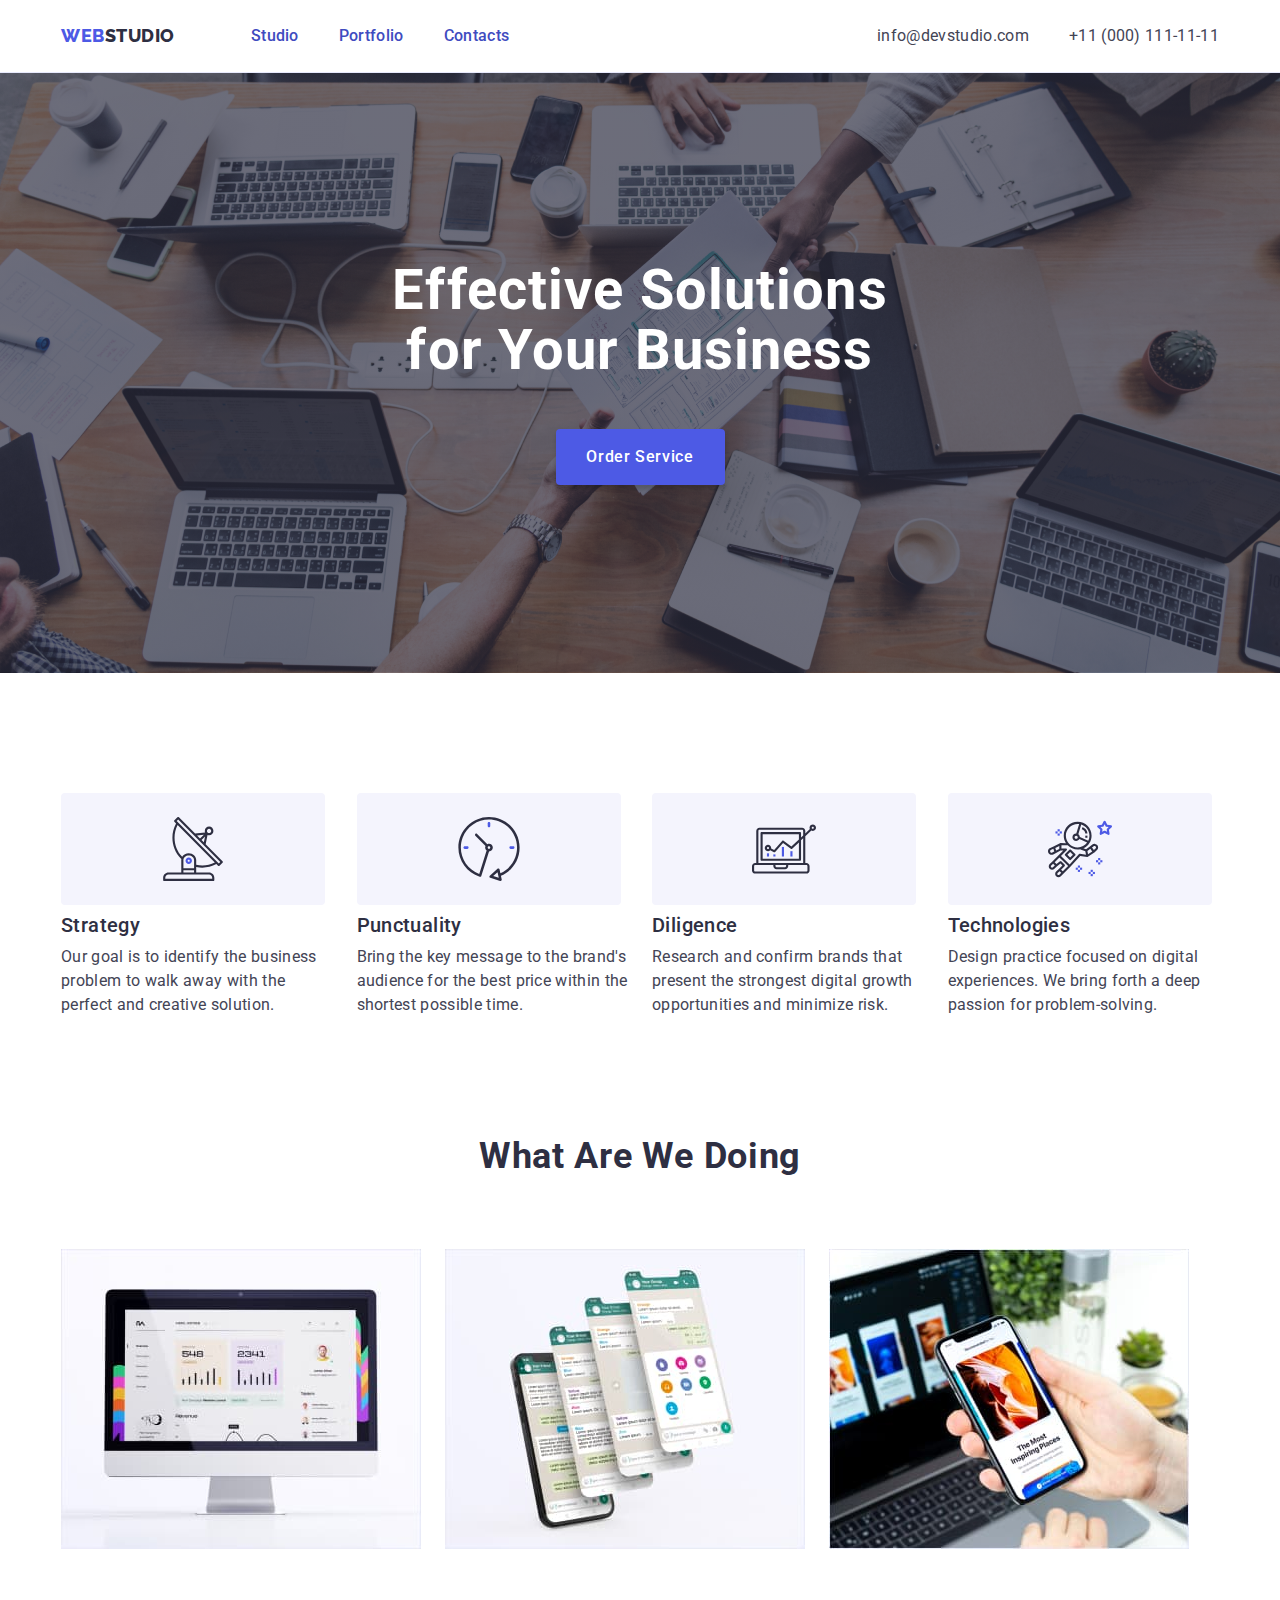
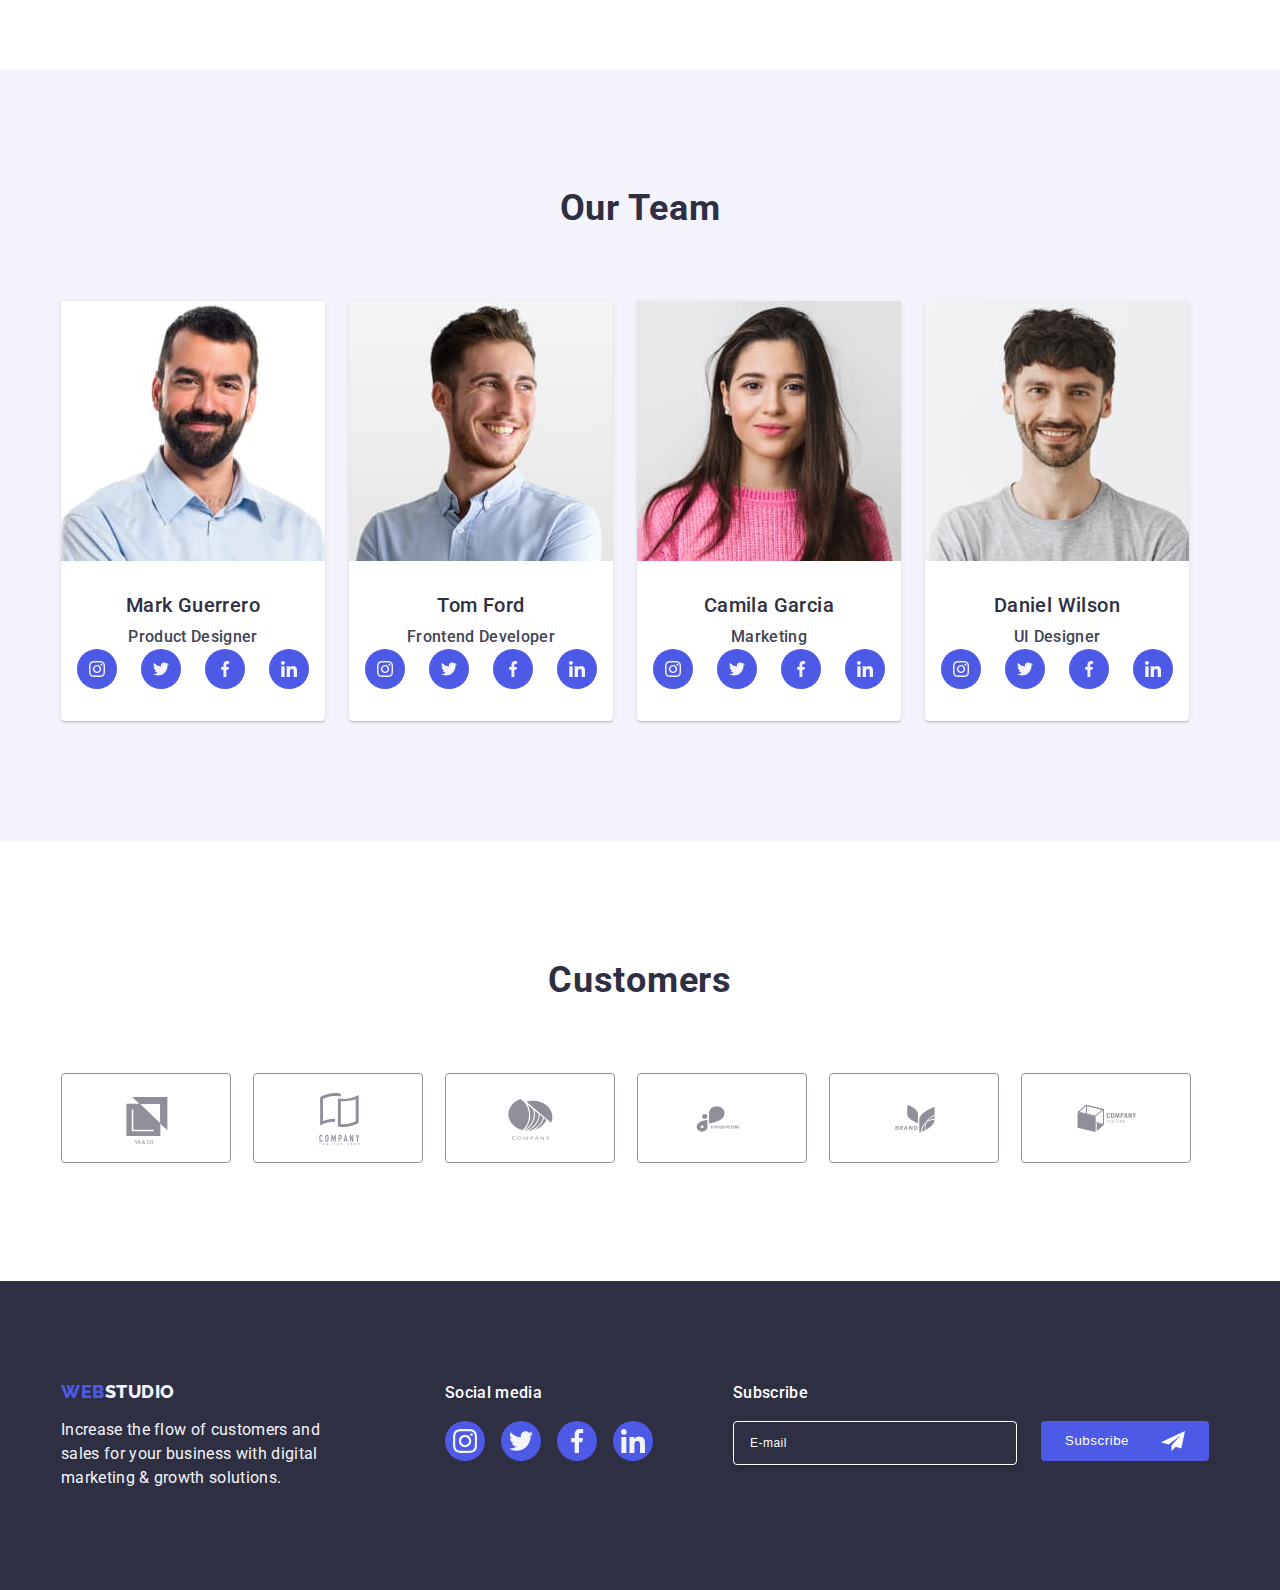
<file: index.html>
<!DOCTYPE html>
<html lang="en">
  <head>
    <meta charset="UTF-8" />
    <meta name="viewport" content="width=device-width, initial-scale=1.0" />
    <link
      rel="stylesheet"
      href="https://cdnjs.cloudflare.com/ajax/libs/modern-normalize/2.0.0/modern-normalize.min.css"
      integrity="sha512-4xo8blKMVCiXpTaLzQSLSw3KFOVPWhm/TRtuPVc4WG6kUgjH6J03IBuG7JZPkcWMxJ5huwaBpOpnwYElP/m6wg=="
      crossorigin="anonymous"
      referrerpolicy="no-referrer"
    />

    <link rel="preconnect" href="https://fonts.googleapis.com" />
    <link rel="preconnect" href="https://fonts.gstatic.com" crossorigin />
    <link
      href="https://fonts.googleapis.com/css2?family=Raleway:wght@700&family=Roboto:wght@400;500;700;900&display=swap"
      rel="stylesheet"
    />

    <link rel="stylesheet" href="./css/styles.css" />
    <title>Studio</title>
  </head>
  <body>
    <!-- Header Section -->
    <header class="header">
      <div class="container header-container">
        <nav class="main-navigation list">
          <a class="logo link" href="./index.html"
            >Web<span class="header-logo-second-part">Studio</span></a
          >
          <ul class="navigation-list list">
            <li>
              <a class="nav-link link" href="./index.html">Studio</a>
            </li>
            <li>
              <a class="nav-link link" href="./portfolio.html">Portfolio</a>
            </li>
            <li>
              <a class="nav-link link" href="">Contacts</a>
            </li>
          </ul>
        </nav>
        <address class="address-container">
          <ul class="address-list list">
            <li>
              <a class="address-link link" href="mailto:info@devstudio.com"
                >info@devstudio.com</a
              >
            </li>
            <li>
              <a class="address-link link" href="tel:+110001111111"
                >+11 (000) 111-11-11</a
              >
            </li>
          </ul>
        </address>
      </div>
    </header>

    <!-- Main Section -->
    <main>
      <!-- Hero content - First section -->
      <section class="hero-content">
        <div class="container">
          <h1 class="hero-title">Effective Solutions for Your Business</h1>
          <button data-modal-open class="order-service-button" type="button">
            Order Service
          </button>
        </div>
      </section>

      <!-- About Section - Second section -->
      <section class="about-section">
        <div class="container">
          <h2 class="visually-hidden">About</h2>
          <ul class="list about-list">
            <li class="about-list-element">
              <div class="about-section-icons">
                <svg width="64" height="64" class="about-section-svg">
                  <use href="./images/icons.svg#icon-antenna-1"></use>
                </svg>
              </div>
              <h3 class="about-subtitle">Strategy</h3>
              <p class="about-subtitle-description">
                Our goal is to identify the business problem to walk away with
                the perfect and creative solution.
              </p>
            </li>
            <li class="about-list-element">
              <div class="about-section-icons">
                <svg width="64" height="64" class="about-section-svg">
                  <use href="./images/icons.svg#icon-clock-1"></use>
                </svg>
              </div>
              <h3 class="about-subtitle">Punctuality</h3>
              <p class="about-subtitle-description">
                Bring the key message to the brand's audience for the best price
                within the shortest possible time.
              </p>
            </li>
            <li class="about-list-element">
              <div class="about-section-icons">
                <svg width="64" height="64" class="about-section-svg">
                  <use href="./images/icons.svg#icon-diagram-1"></use>
                </svg>
              </div>
              <h3 class="about-subtitle">Diligence</h3>
              <p class="about-subtitle-description">
                Research and confirm brands that present the strongest digital
                growth opportunities and minimize risk.
              </p>
            </li>
            <li class="about-list-element">
              <div class="about-section-icons">
                <svg width="64" height="64" class="about-section-svg">
                  <use href="./images/icons.svg#icon-astronaut-1"></use>
                </svg>
              </div>
              <h3 class="about-subtitle">Technologies</h3>
              <p class="about-subtitle-description">
                Design practice focused on digital experiences. We bring forth a
                deep passion for problem-solving.
              </p>
            </li>
          </ul>
        </div>
      </section>

      <!-- What Are We Doing Section - Third section -->
      <section class="what-are-we-doing-section">
        <div class="container">
          <h2 class="what-are-we-doing-title">What are we doing</h2>
          <ul class="list what-are-we-doing-list">
            <li class="what-are-we-doing-images">
              <img
                src="./images/image1.jpg"
                alt="App for tablet"
                width="360"
                height="300"
              />
            </li>
            <li class="what-are-we-doing-images">
              <img
                src="./images/image2.jpg"
                alt="App for phone"
                width="360"
                height="300"
              />
            </li>
            <li class="what-are-we-doing-images">
              <img
                src="./images/image3.jpg"
                alt="App for desktop/laptop"
                width="360"
                height="300"
              />
            </li>
          </ul>
        </div>
      </section>

      <!-- Our Team Section - Fourth section -->
      <section class="our-team-section">
        <div class="container">
          <h2 class="our-team-title">Our Team</h2>
          <ul class="list team-list">
            <li class="card-team">
              <img
                src="./images/image4.jpg"
                alt="Team 1"
                width="264"
                height="260"
              />
              <div class="card-detail">
                <h3 class="our-team-subtitle">Mark Guerrero</h3>
                <p class="our-team-subtitle-description">Product Designer</p>
                <ul class="list our-team-ul-list-svg">
                  <li class="our-team-list-svg">
                    <a href="" class="our-team-link-svg">
                      <svg width="16" height="16" class="our-team-svg">
                        <use href="./images/icons.svg#icon-instagram-1"></use>
                      </svg>
                    </a>
                  </li>
                  <li class="our-team-list-svg">
                    <a href="" class="our-team-link-svg">
                      <svg width="16" height="16" class="our-team-svg">
                        <use href="./images/icons.svg#icon-twitter-1"></use>
                      </svg>
                    </a>
                  </li>
                  <li class="our-team-list-svg">
                    <a href="" class="our-team-link-svg">
                      <svg width="16" height="16" class="our-team-svg">
                        <use href="./images/icons.svg#icon-facebook-1"></use>
                      </svg>
                    </a>
                  </li>
                  <li class="our-team-list-svg">
                    <a href="" class="our-team-link-svg">
                      <svg width="16" height="16" class="our-team-svg">
                        <use href="./images/icons.svg#icon-linkedin-1"></use>
                      </svg>
                    </a>
                  </li>
                </ul>
              </div>
            </li>
            <li class="card-team">
              <img
                src="./images/image5.jpg"
                alt="Team 2"
                width="264"
                height="260"
              />
              <div class="card-detail">
                <h3 class="our-team-subtitle">Tom Ford</h3>
                <p class="our-team-subtitle-description">Frontend Developer</p>
                <ul class="list our-team-ul-list-svg">
                  <li class="our-team-list-svg">
                    <a href="" class="our-team-link-svg">
                      <svg width="16" height="16" class="our-team-svg">
                        <use href="./images/icons.svg#icon-instagram-1"></use>
                      </svg>
                    </a>
                  </li>
                  <li class="our-team-list-svg">
                    <a href="" class="our-team-link-svg">
                      <svg width="16" height="16" class="our-team-svg">
                        <use href="./images/icons.svg#icon-twitter-1"></use>
                      </svg>
                    </a>
                  </li>
                  <li class="our-team-list-svg">
                    <a href="" class="our-team-link-svg">
                      <svg width="16" height="16" class="our-team-svg">
                        <use href="./images/icons.svg#icon-facebook-1"></use>
                      </svg>
                    </a>
                  </li>
                  <li class="our-team-list-svg">
                    <a href="" class="our-team-link-svg">
                      <svg width="16" height="16" class="our-team-svg">
                        <use href="./images/icons.svg#icon-linkedin-1"></use>
                      </svg>
                    </a>
                  </li>
                </ul>
              </div>
            </li>
            <li class="card-team">
              <img
                src="./images/image6.jpg"
                alt="Team 3"
                width="264"
                height="260"
              />
              <div class="card-detail">
                <h3 class="our-team-subtitle">Camila Garcia</h3>
                <p class="our-team-subtitle-description">Marketing</p>
                <ul class="list our-team-ul-list-svg">
                  <li class="our-team-list-svg">
                    <a href="" class="our-team-link-svg">
                      <svg width="16" height="16" class="our-team-svg">
                        <use href="./images/icons.svg#icon-instagram-1"></use>
                      </svg>
                    </a>
                  </li>
                  <li class="our-team-list-svg">
                    <a href="" class="our-team-link-svg">
                      <svg width="16" height="16" class="our-team-svg">
                        <use href="./images/icons.svg#icon-twitter-1"></use>
                      </svg>
                    </a>
                  </li>
                  <li class="our-team-list-svg">
                    <a href="" class="our-team-link-svg">
                      <svg width="16" height="16" class="our-team-svg">
                        <use href="./images/icons.svg#icon-facebook-1"></use>
                      </svg>
                    </a>
                  </li>
                  <li class="our-team-list-svg">
                    <a href="" class="our-team-link-svg">
                      <svg width="16" height="16" class="our-team-svg">
                        <use href="./images/icons.svg#icon-linkedin-1"></use>
                      </svg>
                    </a>
                  </li>
                </ul>
              </div>
            </li>
            <li class="card-team">
              <img
                src="./images/image7.jpg"
                alt="Team 4"
                width="264"
                height="260"
              />
              <div class="card-detail">
                <h3 class="our-team-subtitle">Daniel Wilson</h3>
                <p class="our-team-subtitle-description">UI Designer</p>
                <ul class="list our-team-ul-list-svg">
                  <li class="our-team-list-svg">
                    <a href="" class="our-team-link-svg">
                      <svg width="16" height="16" class="our-team-svg">
                        <use href="./images/icons.svg#icon-instagram-1"></use>
                      </svg>
                    </a>
                  </li>
                  <li class="our-team-list-svg">
                    <a href="" class="our-team-link-svg">
                      <svg width="16" height="16" class="our-team-svg">
                        <use href="./images/icons.svg#icon-twitter-1"></use>
                      </svg>
                    </a>
                  </li>
                  <li class="our-team-list-svg">
                    <a href="" class="our-team-link-svg">
                      <svg width="16" height="16" class="our-team-svg">
                        <use href="./images/icons.svg#icon-facebook-1"></use>
                      </svg>
                    </a>
                  </li>
                  <li class="our-team-list-svg">
                    <a href="" class="our-team-link-svg">
                      <svg width="16" height="16" class="our-team-svg">
                        <use href="./images/icons.svg#icon-linkedin-1"></use>
                      </svg>
                    </a>
                  </li>
                </ul>
              </div>
            </li>
          </ul>
        </div>
      </section>

      <!-- Customers Section - Fifth section -->
      <section class="customers-section">
        <div class="container customers-section-div">
          <h2 class="customers-section-title">Customers</h2>
          <ul class="list customers-section-ul-list">
            <li class="customers-section-list">
              <a href="" class="customers-section-link">
                <svg width="104" height="56" class="customers-section-svg">
                  <use href="./images/icons.svg#icon-logo-client-1"></use>
                </svg>
              </a>
            </li>
            <li class="customers-section-list">
              <a href="" class="customers-section-link">
                <svg width="104" height="56" class="customers-section-svg">
                  <use href="./images/icons.svg#icon-logo-client-2"></use>
                </svg>
              </a>
            </li>
            <li class="customers-section-list">
              <a href="" class="customers-section-link">
                <svg width="104" height="56" class="customers-section-svg">
                  <use href="./images/icons.svg#icon-logo-client-3"></use>
                </svg>
              </a>
            </li>
            <li class="customers-section-list">
              <a href="" class="customers-section-link">
                <svg width="104" height="56" class="customers-section-svg">
                  <use href="./images/icons.svg#icon-logo-client-4"></use>
                </svg>
              </a>
            </li>
            <li class="customers-section-list">
              <a href="" class="customers-section-link">
                <svg width="104" height="56" class="customers-section-svg">
                  <use href="./images/icons.svg#icon-logo-client-5"></use>
                </svg>
              </a>
            </li>
            <li class="customers-section-list">
              <a href="" class="customers-section-link">
                <svg width="104" height="56" class="customers-section-svg">
                  <use href="./images/icons.svg#icon-logo-client-6"></use>
                </svg>
              </a>
            </li>
          </ul>
        </div>
      </section>
    </main>

    <!-- Footer Section -->
    <footer class="footer-section">
      <div class="footer-div container">
        <div class="footer-logo-description-div">
          <a class="footer-logo logo link" href="./index.html"
            >Web<span class="footer-logo-second-part">Studio</span></a
          >
          <p class="footer-description">
            Increase the flow of customers and sales for your business with
            digital marketing & growth solutions.
          </p>
        </div>
        <div class="footer-social-media-div">
          <p class="footer-social-media-text">Social media</p>
          <ul class="list footer-social-media-ul-list-svg">
            <li class="footer-social-media-list-svg">
              <a href="" class="footer-social-media-link-svg">
                <svg width="24" height="24" class="footer-social-media-svg">
                  <use href="./images/icons.svg#icon-instagram-2"></use>
                </svg>
              </a>
            </li>
            <li class="footer-social-media-list-svg">
              <a href="" class="footer-social-media-link-svg">
                <svg width="24" height="24" class="footer-social-media-svg">
                  <use href="./images/icons.svg#icon-twitter-2"></use>
                </svg>
              </a>
            </li>
            <li class="footer-social-media-list-svg">
              <a href="" class="footer-social-media-link-svg">
                <svg width="24" height="24" class="footer-social-media-svg">
                  <use href="./images/icons.svg#icon-facebook-2"></use>
                </svg>
              </a>
            </li>
            <li class="footer-social-media-list-svg">
              <a href="" class="footer-social-media-link-svg">
                <svg width="24" height="24" class="footer-social-media-svg">
                  <use href="./images/icons.svg#icon-linkedin-2"></use>
                </svg>
              </a>
            </li>
          </ul>
        </div>
        <div class="footer-subscribe">
          <p class="footer-subscribe-p">Subscribe</p>
          <form name="mailsub" class="footer-form">
            <label class="footer-label">
              <input
                name="subscription"
                type="email"
                placeholder="E-mail"
                class="footer-form-input"
              />
            </label>
            <button type="submit" class="subscribe-button">
              Subscribe
              <svg width="24" height="24" class="subscribe-svg">
                <use
                  href="./images/icons.svg#icon-subscribe-1"
                  class="subscribe-svg-svg"
                ></use>
              </svg>
            </button>
          </form>
        </div>
      </div>
    </footer>
    <div data-modal class="modal-div is-hidden">
      <div class="modal-container">
        <button type="button" class="modal-button" data-modal-close>
          <svg width="8" height="8" class="modal-svg">
            <use href="./images/icons.svg#icon-close-1"></use>
          </svg>
        </button>
        <p class="modal-p">Leave your contacts and we will call you back</p>

        <form name="sign-up" class="modal-form">
          <div class="modal-div-name">
            <label for="user-name" class="modal-label-name"> Name </label>
            <div class="modal-label-div">
              <input
                name="user-name"
                id="user-name"
                type="text"
                class="modal-input-name"
              />
              <svg width="18" height="24" class="modal-input-name-svg">
                <use href="./images/icons.svg#icon-name-1"></use>
              </svg>
            </div>
          </div>

          <div class="modal-div-name">
            <label class="modal-label-name"> Phone </label>
            <div class="modal-label-div">
              <input
                name="phone"
                id="phone"
                type="tel"
                class="modal-input-name"
              />
              <svg width="18" height="24" class="modal-input-name-svg">
                <use href="./images/icons.svg#icon-phone-1"></use>
              </svg>
            </div>
          </div>

          <div class="modal-div-name">
            <label class="modal-label-name"> Email </label>
            <div class="modal-label-div">
              <input
                class="modal-input-name"
                type="email"
                id="email"
                name="email"
              />
              <svg width="18" height="24" class="modal-input-name-svg">
                <use href="./images/icons.svg#icon-email-1"></use>
              </svg>
            </div>
          </div>
          <div class="modal-div-textarea">
            <label for="user-comment" class="modal-label-name">Comment</label>
            <textarea
              name="user-comment"
              id="user-comment"
              cols="30"
              rows="10"
              placeholder="Text input"
              class="modal-textarea"
            ></textarea>
          </div>

          <div class="modal-div-checkbox">
            <input
              name="user-privacy"
              id="user-privacy"
              type="checkbox"
              value="true"
              class="modal-input-checkbox visually-hidden"
            />

            <label for="user-privacy" class="modal-label-checkbox">
              I accept the terms and conditions of the
              <span class="checkbox-span">
                <svg width="10" height="8" class="checkbox-svg">
                  <use href="./images/icons.svg#icon-checkbox-1"></use>
                </svg> </span
              ><a href="" class="privacy-link">Privacy Policy</a></label
            >
          </div>
          <button type="submit" class="modal-form-button">Send</button>
        </form>
      </div>
    </div>
    <script src="./js/modal.js"></script>
  </body>
</html>
</file>
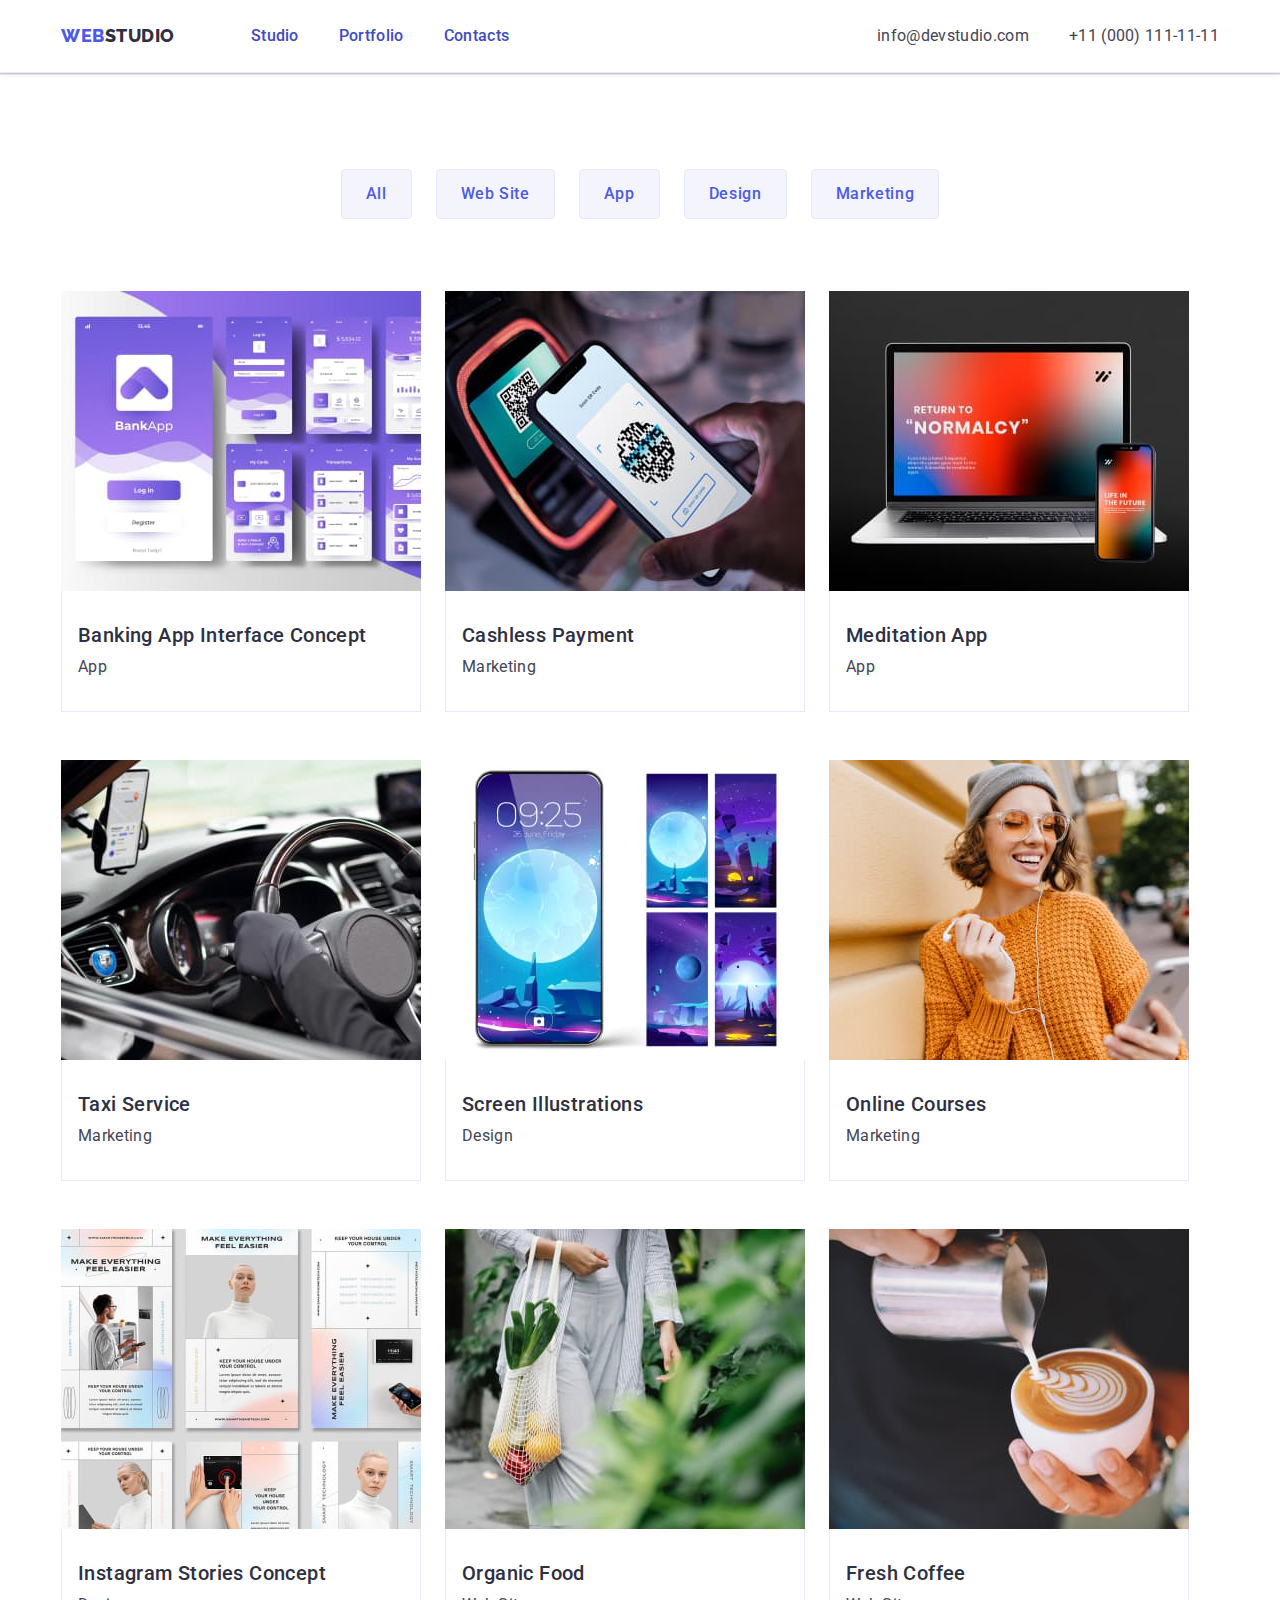
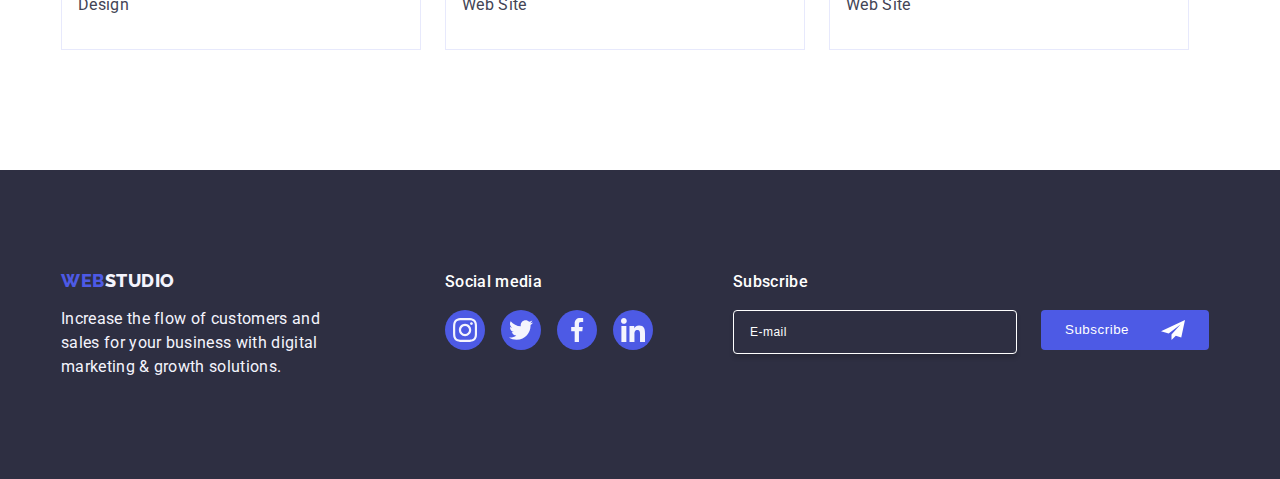
<file: portfolio.html>
<!DOCTYPE html>
<html lang="en">
  <head>
    <meta charset="UTF-8" />
    <meta name="viewport" content="width=device-width, initial-scale=1.0" />
    <link
      rel="stylesheet"
      href="https://cdnjs.cloudflare.com/ajax/libs/modern-normalize/2.0.0/modern-normalize.min.css"
      integrity="sha512-4xo8blKMVCiXpTaLzQSLSw3KFOVPWhm/TRtuPVc4WG6kUgjH6J03IBuG7JZPkcWMxJ5huwaBpOpnwYElP/m6wg=="
      crossorigin="anonymous"
      referrerpolicy="no-referrer"
    />

    <link rel="preconnect" href="https://fonts.googleapis.com" />
    <link rel="preconnect" href="https://fonts.gstatic.com" crossorigin />
    <link
      href="https://fonts.googleapis.com/css2?family=Raleway:wght@700&family=Roboto:wght@400;500;700;900&display=swap"
      rel="stylesheet"
    />

    <link rel="stylesheet" href="./css/styles.css" />
    <title>Portofoliu</title>
  </head>
  <body>
    <!-- Header Section -->
    <header class="header">
      <div class="container header-container">
        <nav class="main-navigation list">
          <a class="logo link" href="./index.html"
            >Web<span class="header-logo-second-part">Studio</span></a
          >
          <ul class="navigation-list list">
            <li>
              <a class="nav-link link" href="./index.html">Studio</a>
            </li>
            <li>
              <a class="nav-link link" href="./portfolio.html">Portfolio</a>
            </li>
            <li>
              <a class="nav-link link" href="">Contacts</a>
            </li>
          </ul>
        </nav>
        <address class="address-container">
          <ul class="address-list list">
            <li>
              <a class="address-link link" href="mailto:info@devstudio.com"
                >info@devstudio.com</a
              >
            </li>
            <li>
              <a class="address-link link" href="tel:+110001111111"
                >+11 (000) 111-11-11</a
              >
            </li>
          </ul>
        </address>
      </div>
    </header>

    <!-- Main Section -->
    <main>
      <!-- Filter Section -->
      <section class="filter-section">
        <div class="container">
          <h1 class="visually-hidden">Portfolio</h1>
          <ul class="list filter-list">
            <li><button class="portfolio-button" type="button">All</button></li>
            <li>
              <button class="portfolio-button" type="button">Web Site</button>
            </li>
            <li><button class="portfolio-button" type="button">App</button></li>
            <li>
              <button class="portfolio-button" type="button">Design</button>
            </li>
            <li>
              <button class="portfolio-button" type="button">Marketing</button>
            </li>
          </ul>

          <!-- Portfolio row 1 -->
          <ul class="list portfolio-list">
            <li class="grid-list link">
              <a class="link grid-link" href="">
                <div class="transition-portfolio-div">
                  <img
                    src="./images/image8.jpg"
                    alt="Banking App Interface Concept"
                    width="360"
                    height="300"
                  />
                  <p class="transition-portfolio-paragraf">
                    14 Stylish and User-Friendly App Design Concepts · Task
                    Manager App · Calorie Tracker App · Exotic Fruit Ecommerce
                    App · Cloud Storage App
                  </p>
                </div>
                <div class="portfolio-details">
                  <h2 class="portfolio-title">Banking App Interface Concept</h2>
                  <p class="portfolio-title-description">App</p>
                </div>
              </a>
            </li>
            <li class="grid-list link">
              <a class="link grid-link" href="">
                <div class="transition-portfolio-div">
                  <img
                    src="./images/image9.jpg"
                    alt="Cashless Payment"
                    width="360"
                    height="300"
                  />
                  <p class="transition-portfolio-paragraf">
                    14 Stylish and User-Friendly App Design Concepts · Task
                    Manager App · Calorie Tracker App · Exotic Fruit Ecommerce
                    App · Cloud Storage App
                  </p>
                </div>
                <div class="portfolio-details">
                  <h2 class="portfolio-title">Cashless Payment</h2>
                  <p class="portfolio-title-description">Marketing</p>
                </div>
              </a>
            </li>
            <li class="grid-list link">
              <a class="link grid-link" href="">
                <div class="transition-portfolio-div">
                  <img
                    src="./images/image10.jpg"
                    alt="Meditaion App"
                    width="360"
                    height="300"
                  />
                  <p class="transition-portfolio-paragraf">
                    14 Stylish and User-Friendly App Design Concepts · Task
                    Manager App · Calorie Tracker App · Exotic Fruit Ecommerce
                    App · Cloud Storage App
                  </p>
                </div>
                <div class="portfolio-details">
                  <h2 class="portfolio-title">Meditation App</h2>
                  <p class="portfolio-title-description">App</p>
                </div>
              </a>
            </li>

            <!-- Portfolio row 2 -->
            <li class="grid-list link">
              <a class="link grid-link" href="">
                <div class="transition-portfolio-div">
                  <img
                    src="./images/image11.jpg"
                    alt="Taxi Service"
                    width="360"
                    height="300"
                  />
                  <p class="transition-portfolio-paragraf">
                    14 Stylish and User-Friendly App Design Concepts · Task
                    Manager App · Calorie Tracker App · Exotic Fruit Ecommerce
                    App · Cloud Storage App
                  </p>
                </div>
                <div class="portfolio-details">
                  <h2 class="portfolio-title">Taxi Service</h2>
                  <p class="portfolio-title-description">Marketing</p>
                </div>
              </a>
            </li>
            <li class="grid-list link">
              <a class="link grid-link" href="">
                <div class="transition-portfolio-div">
                  <img
                    src="./images/image12.jpg"
                    alt="Screen Illustrations"
                    width="360"
                    height="300"
                  />
                  <p class="transition-portfolio-paragraf">
                    14 Stylish and User-Friendly App Design Concepts · Task
                    Manager App · Calorie Tracker App · Exotic Fruit Ecommerce
                    App · Cloud Storage App
                  </p>
                </div>
                <div class="portfolio-details">
                  <h2 class="portfolio-title">Screen Illustrations</h2>
                  <p class="portfolio-title-description">Design</p>
                </div>
              </a>
            </li>
            <li class="grid-list link">
              <a class="link grid-link" href="">
                <div class="transition-portfolio-div">
                  <img
                    src="./images/image13.jpg"
                    alt="Online Courses"
                    width="360"
                    height="300"
                  />
                  <p class="transition-portfolio-paragraf">
                    14 Stylish and User-Friendly App Design Concepts · Task
                    Manager App · Calorie Tracker App · Exotic Fruit Ecommerce
                    App · Cloud Storage App
                  </p>
                </div>
                <div class="portfolio-details">
                  <h2 class="portfolio-title">Online Courses</h2>
                  <p class="portfolio-title-description">Marketing</p>
                </div>
              </a>
            </li>

            <!-- Portfolio row 3 -->
            <li class="grid-list link">
              <a class="link grid-link" href="">
                <div class="transition-portfolio-div">
                  <img
                    src="./images/image14.jpg"
                    alt="Instagram Stories Concept"
                    width="360"
                    height="300"
                  />
                  <p class="transition-portfolio-paragraf">
                    14 Stylish and User-Friendly App Design Concepts · Task
                    Manager App · Calorie Tracker App · Exotic Fruit Ecommerce
                    App · Cloud Storage App
                  </p>
                </div>
                <div class="portfolio-details">
                  <h2 class="portfolio-title">Instagram Stories Concept</h2>
                  <p class="portfolio-title-description">Design</p>
                </div>
              </a>
            </li>
            <li class="grid-list link">
              <a class="link grid-link" href="">
                <div class="transition-portfolio-div">
                  <img
                    src="./images/image15.jpg"
                    alt="Organic Food"
                    width="360"
                    height="300"
                  />
                  <p class="transition-portfolio-paragraf">
                    14 Stylish and User-Friendly App Design Concepts · Task
                    Manager App · Calorie Tracker App · Exotic Fruit Ecommerce
                    App · Cloud Storage App
                  </p>
                </div>
                <div class="portfolio-details">
                  <h2 class="portfolio-title">Organic Food</h2>
                  <p class="portfolio-title-description">Web Site</p>
                </div>
              </a>
            </li>
            <li class="grid-list link">
              <a class="link grid-link" href="">
                <div class="transition-portfolio-div">
                  <img
                    src="./images/image16.jpg"
                    alt="Fresh Coffee"
                    width="360"
                    height="300"
                  />
                  <p class="transition-portfolio-paragraf">
                    14 Stylish and User-Friendly App Design Concepts · Task
                    Manager App · Calorie Tracker App · Exotic Fruit Ecommerce
                    App · Cloud Storage App
                  </p>
                </div>
                <div class="portfolio-details">
                  <h2 class="portfolio-title">Fresh Coffee</h2>
                  <p class="portfolio-title-description">Web Site</p>
                </div>
              </a>
            </li>
          </ul>
        </div>
      </section>
    </main>

    <!-- Footer Section -->
    <footer class="footer-section">
      <div class="footer-div container">
        <div class="footer-logo-description-div">
          <a class="footer-logo logo link" href="./index.html"
            >Web<span class="footer-logo-second-part">Studio</span></a
          >
          <p class="footer-description">
            Increase the flow of customers and sales for your business with
            digital marketing & growth solutions.
          </p>
        </div>
        <div class="footer-social-media-div">
          <p class="footer-social-media-text">Social media</p>
          <ul class="list footer-social-media-ul-list-svg">
            <li class="footer-social-media-list-svg">
              <a href="" class="footer-social-media-link-svg">
                <svg width="24" height="24" class="footer-social-media-svg">
                  <use href="./images/icons.svg#icon-instagram-2"></use>
                </svg>
              </a>
            </li>
            <li class="footer-social-media-list-svg">
              <a href="" class="footer-social-media-link-svg">
                <svg width="24" height="24" class="footer-social-media-svg">
                  <use href="./images/icons.svg#icon-twitter-2"></use>
                </svg>
              </a>
            </li>
            <li class="footer-social-media-list-svg">
              <a href="" class="footer-social-media-link-svg">
                <svg width="24" height="24" class="footer-social-media-svg">
                  <use href="./images/icons.svg#icon-facebook-2"></use>
                </svg>
              </a>
            </li>
            <li class="footer-social-media-list-svg">
              <a href="" class="footer-social-media-link-svg">
                <svg width="24" height="24" class="footer-social-media-svg">
                  <use href="./images/icons.svg#icon-linkedin-2"></use>
                </svg>
              </a>
            </li>
          </ul>
        </div>
        <div class="footer-subscribe">
          <p class="footer-subscribe-p">Subscribe</p>
          <form name="mailsub" class="footer-form">
            <label class="footer-label">
              <input
                name="subscription"
                type="email"
                placeholder="E-mail"
                class="footer-form-input"
              />
            </label>
            <button type="submit" class="subscribe-button">
              Subscribe
              <svg width="24" height="24" class="subscribe-svg">
                <use
                  href="./images/icons.svg#icon-subscribe-1"
                  class="subscribe-svg-svg"
                ></use>
              </svg>
            </button>
          </form>
        </div>
      </div>
    </footer>
    <script src="./js/modal.js"></script>
  </body>
</html>
</file>
<file: css/styles.css>
:root {
  --IRIS: #4d5ae5;
  --NAVY-BLUE: #2e2f42;
  --SLATE: #434455;
  --WHITE: #fff;
  --CORNFLOWER: #e7e9fc;
  --CLOUD: #f4f4fd;
  --OCEAN: #404bbf;
  --SPAN: #f4f4f4fd;
  --text-font-family: "Roboto", sans-serif;
  --logo-font-family: "Raleway", sans-serif;
}
/* Global Style */
body {
  font-family: var(--text-font-family);
  font-style: normal;
  color: #434455;
  background-color: #ffffffff;
  height: 1440px;
}
img {
  display: block;
}
.list {
  list-style: none;
  padding: 0;
}
.link {
  text-decoration: none;
}
.a.link {
  padding: 24px 0 24px;
  display: block;
  max-width: 100%;
  height: auto;
}
.link:hover {
  color: var(--OCEAN);
}
.link:focus {
  color: var(--OCEAN);
}
*,
*::before *::after {
  box-sizing: border-box;
}
* {
  margin: 0;
}
/* Classes */
/* Logo */
.header {
  border-bottom: 1px solid #e7e9fc;
  background: var(--white, #fff);
  border-bottom: 1px solid var(--CORNFLOWER, #e7e9fc);
  display: flex;
  box-shadow: 0px 2px 1px rgba(46, 47, 66, 0.08),
    0px 1px 1px rgba(46, 47, 66, 0.16), 0px 1px 6px rgba(46, 47, 66, 0.08);
}
.container {
  width: 1158px;
  margin: 0 auto;
  padding: 0 15px;
}
.header-container {
  display: flex;
  justify-content: space-between;
}
.main-navigation {
  display: flex;
  align-items: center;
  height: 72px;
}
.logo {
  color: var(--IRIS);
  font-family: "Raleway", sans-serif;
  font-size: 18px;
  font-weight: 800;
  line-height: 1.17;
  letter-spacing: 0.03em;
  text-transform: uppercase;
  margin-right: 76px;
}
.header-logo-second-part {
  color: var(--NAVY-BLUE);
  font-family: Raleway, sans-serif;
  font-size: 18px;
  font-style: normal;
  font-weight: 800;
  line-height: 116.667%;
  letter-spacing: 0.54px;
  text-transform: uppercase;
}
/* Navigation list */
.navigation-list {
  color: var(--NAVY-BLUE);
  font-size: 16px;
  font-style: normal;
  font-weight: 500;
  line-height: 150%;
  letter-spacing: 0.32px;
  display: flex;
  gap: 40px;
  display: flex;
}
.nav-link {
  color: var(--NAVY-BLUE);
  font-size: 16px;
  font-weight: 500;
  line-height: 1.5;
  letter-spacing: 0.02em;
  padding: 24px 0;
  transition: color 250ms cubic-bezier(0.4, 0, 0.2, 1);
  position: relative;
  color: #404bbf;
}
.nav-link::after {
  position: absolute;
  content: "";
  left: 0;
  bottom: -1px;
  height: 4px;
  background-color: #404bbf;
  border-radius: 2px;
  transition: color 250ms cubic-bezier(0.4, 0, 0.2, 1);
}
.nav-link:hover,
.nav-link:focus {
  color: var(--OCEAN);
}

/* Address */
.address-container {
  font-style: normal;
  height: 72px;
  display: flex;
  align-items: center;
}
.address-list {
  list-style: none;
  min-width: none;
  min-height: max-content;
  color: var(--slate);
  font-style: normal;
  font-size: 16px;
  font-weight: 500;
  line-height: 150%;
  letter-spacing: 0.32px;
  display: flex;
  gap: 40px;
}
.address-link {
  color: var(--SLATE);
  font-size: 16px;
  font-weight: 400;
  line-height: 1.5;
  letter-spacing: 0.02em;
  transition: color 250ms cubic-bezier(0.4, 0, 0.2, 1);
}
.link:hover,
.link:focus {
  color: var(--OCEAN);
}
/* Hero Content - first section */
.hero-content {
  background-color: var(--NAVY-BLUE);
  padding: 188px 0;
  background-image: linear-gradient(
      rgba(46, 47, 66, 0.7),
      rgba(46, 47, 66, 0.7)
    ),
    url(../images/background-hero.jpg);
  max-width: 1440px;
  background-repeat: no-repeat;
  background-position: center;
  background-size: cover;
}
.hero-title {
  color: var(--WHITE);
  font-size: 56px;
  line-height: 1.07;
  text-align: center;
  letter-spacing: 0.02em;
  max-width: 496px;
  margin: 0 auto;
  padding-bottom: 48px;
}
.order-service-button {
  color: var(--WHITE);
  background-color: var(--IRIS);
  font-family: "Roboto", sans-serif;
  border-radius: 4px;
  box-shadow: 0px 4px 4px 0px rgba(0, 0, 0, 0.15);
  font-size: 16px;
  font-style: normal;
  font-weight: 500;
  line-height: 1.5;
  letter-spacing: 0.04em;
  cursor: pointer;
  display: block;
  min-width: 169px;
  height: 56px;
  border: none;
  margin: 0 auto;
  transition: background-color 250ms cubic-bezier(0.4, 0, 0.2, 1);
}
.order-service-button:hover,
.order-service-button:focus {
  background-color: var(--OCEAN);
}
/* About section - second section */
.about-section {
  padding: 120px 0;
}
.visually-hidden {
  position: absolute;
  width: 1px;
  height: 1px;
  margin: -1px;
  border: 0;
  padding: 0;
  white-space: nowrap;
  clip-path: inset(100%);
  clip: rect(0 0 0 0);
  overflow: hidden;
}
.list {
  list-style: none;
}
.about-list {
  display: flex;
  gap: 24px;
}
.about-list-element {
  width: 100%;
  min-width: 264px;
}
.about-subtitle {
  color: var(--NAVY-BLUE);
  font-size: 20px;
  font-weight: 500;
  line-height: 1.2;
  letter-spacing: 0.02em;
  margin-bottom: 8px;
}
.about-subtitle-description {
  color: var(--SLATE);
  font-size: 16px;
  font-style: normal;
  line-height: 1.5;
  letter-spacing: 0.02em;
}
.about-section-icons {
  display: flex;
  justify-content: center;
  align-items: center;
  width: 264px;
  height: 112px;
  border-radius: 4px;
  background: #f4f4fd;
  margin-bottom: 8px;
}
.about-section-svg {
  width: 64px;
  height: 64px;
}
/* What are we doing section - third section */
.what-are-we-doing-section {
  padding-bottom: 120px;
  display: flex;
}
.what-are-we-doing-title {
  color: var(--NAVY-BLUE);
  font-size: 36px;
  font-weight: 700;
  line-height: 1.11;
  text-align: center;
  letter-spacing: 0.02em;
  text-transform: capitalize;
  margin-bottom: 72px;
}
.what-are-we-doing-list {
  list-style: none;
  display: flex;
  gap: 24px;
}
.what-are-we-doing-images {
  color: var(--cornflower);
}
.li.what-are-we-doing-images {
  width: calc((100% - 48px) / 3);
}
/* Our team section - fourth section */
.our-team-section {
  background-color: var(--CLOUD);
  padding: 120px 0;
}
.team-list {
  display: flex;
  gap: 24px;
}
.our-team-title {
  color: var(--NAVY-BLUE);
  font-size: 36px;
  font-weight: 700;
  line-height: 1.11;
  text-align: center;
  letter-spacing: 0.02em;
  text-transform: capitalize;
  margin-bottom: 72px;
}
.card-team {
  list-style: none;
  background-color: #ffffffff;
  border-radius: 0px 0px 4px 4px;
  box-shadow: 0px 2px 1px 0px rgba(46, 47, 66, 0.08),
    0px 1px 1px 0px rgba(46, 47, 66, 0.16),
    0px 1px 6px 0px rgba(46, 47, 66, 0.08);
}
.li.card-team {
  width: calc((100% - 72px) / 4);
}
.card-detail {
  padding: 32px 0;
}
.our-team-subtitle {
  justify-content: center;
  color: var(--NAVY-BLUE);
  text-align: center;
  font-size: 20px;
  font-weight: 500;
  line-height: 1.2;
  letter-spacing: 0.4px;
  margin-bottom: 8px;
}
.our-team-subtitle-description {
  justify-content: center;
  color: var(--SLATE);
  text-align: center;
  font-size: 16px;
  font-weight: 500;
  line-height: 1.5;
  letter-spacing: 0.02em;
}
.our-team-ul-list-svg {
  display: flex;
  justify-content: center;
  gap: 24px;
}
.our-team-list-svg {
  width: 40px;
  height: 40px;
}
.our-team-link-svg {
  height: 100%;
  width: 100%;
  background-color: #4d5ae5;
  border-radius: 50%;
  display: flex;
  align-items: center;
  justify-content: center;
  transition: background-color 250ms cubic-bezier(0.4, 0, 0.2, 1);
}
.our-team-link-svg:hover {
  background-color: #404bbf;
}

.our-team-link-svg:focus {
  background-color: #404bbf;
}
.our-team-svg {
  fill: #f4f4fd;
  width: 16px;
  height: 16px;
}

/* Customers section - fifth section*/
.customers-section {
  padding-top: 120px;
  padding-bottom: 120px;
}
.customers-section-title {
  color: #2e2f42;
  text-align: center;
  margin-bottom: 72px;
  font-family: var(--text-font-family);
  font-size: 36px;
  font-style: normal;
  font-weight: 700;
  line-height: 111.111%;
  letter-spacing: 0.72px;
  text-transform: capitalize;
}
.customers-section-ul-list {
  display: flex;
  gap: 24px;
}
.customers-section-list {
  width: 168px;
  height: 88px;
}
.customers-section-link {
  width: 100%;
  height: 100%;
  border-radius: 4px;
  border: 1px solid #8e8f99;
  display: flex;
  align-items: center;
  justify-content: center;
  color: #8e8f99;
  transition: border-color 250ms cubic-bezier(0.4, 0, 0.2, 1),
    color 250ms cubic-bezier(0.4, 0, 0.2, 1);
}
.customers-section-link:hover {
  border-color: #404bbf;
  color: #404bbf;
}
.customers-section-link:focus {
  border-color: #404bbf;
  color: #404bbf;
}
.customers-section-svg {
  width: 104px;
  height: 56px;
  fill: currentColor;
}

/* Footer section */
.footer-section {
  background-color: var(--NAVY-BLUE);
  flex-direction: column;
  justify-content: flex-start;
  align-items: flex-start;
  padding: 100px 0;
}
.footer-div {
  display: flex;
  align-items: baseline;
}
.footer-logo-description-div {
  margin-right: 120px;
}
.footer-logo {
  color: var(--IRIS);
  flex-shrink: 0;
  font-family: "Raleway", sans-serif;
  font-size: 18px;
  font-style: normal;
  font-weight: 800;
  line-height: 1.17;
  letter-spacing: 0.03em;
  text-transform: uppercase;
  text-decoration: none;
  display: inline-block;
  margin-bottom: 16px;
}
.footer-logo-second-part {
  color: var(--CLOUD);
}
.footer-description {
  color: var(--CLOUD);
  font-family: "Roboto", sans-serif;
  font-weight: 400;
  line-height: 1.5;
  letter-spacing: 0.02em;
  max-width: 264px;
}
.footer-social-media-text {
  margin-bottom: 16px;
  font-family: Roboto;
  font-size: 16px;
  font-style: normal;
  font-weight: 500;
  line-height: 1.5;
  letter-spacing: 0.02em;
  color: #ffffffff;
}
.footer-social-media-ul-list-svg {
  display: flex;
  justify-content: center;
  gap: 16px;
}
.footer-social-media-list-svg {
  width: 40px;
  height: 40px;
}
.footer-social-media-link-svg {
  width: 100%;
  height: 100%;
  background-color: #4d5ae5;
  border-radius: 50%;
  display: flex;
  align-items: center;
  justify-content: center;
  transition: background-color 250ms cubic-bezier(0.4, 0, 0.2, 1);
}
.footer-social-media-link-svg:hover {
  background-color: #31d0aa;
}
.footer-social-media-link-svg:focus {
  background-color: #31d0aa;
}
.footer-social-media-svg {
  fill: #f4f4fd;
  width: 24px;
  height: 24px;
}
.modal-div {
  position: fixed;
  top: 0;
  left: 0;
  width: 100%;
  height: 100%;
  background-color: rgba(46, 47, 66, 0.4);
  transition: opacity 250ms cubic-bezier(0.4, 0, 0.2, 1),
    visibility 250ms cubic-bezier(0.4, 0, 0.2, 1);
}

.is-hidden {
  opacity: 0;
  visibility: hidden;
  pointer-events: none;
}

.modal-container {
  padding: 72px 24px 24px 24px;
  position: absolute;
  top: 50%;
  left: 50%;
  transform: translate(-50%, -50%) scale(1);
  width: 408px;
  min-height: 584px;
  background: #fcfcfc;
  border-radius: 4px;
  transition: transform 250ms cubic-bezier(0.4, 0, 0.2, 1);
  box-shadow: 0px 2px 1px 0px rgba(0, 0, 0, 0.2),
    0px 1px 3px 0px rgba(0, 0, 0, 0.12), 0px 1px 1px 0px rgba(0, 0, 0, 0.14);
}

.modal-button {
  border: 1px solid rgba(0, 0, 0, 0.1);
  position: absolute;
  top: 24px;
  right: 24px;
  width: 24px;
  height: 24px;
  border-radius: 50%;
  display: flex;
  align-items: center;
  justify-content: center;
  background-color: #e7e9fc;
  padding: 0;
  cursor: pointer;
  transition: background-color 250ms cubic-bezier(0.4, 0, 0.2, 1),
    border 250ms cubic-bezier(0.4, 0, 0.2, 1);
}

.modal-button:hover {
  background-color: #404bbf;
  border: none;
  fill: #ffffff;
}

.modal-button:focus {
  background-color: #404bbf;
  border: none;
  fill: #ffffff;
}

.modal-svg {
  transition: fill 250ms cubic-bezier(0.4, 0, 0.2, 1);
}

.modal-p {
  color: #2e2f42;
  text-align: center;
  font-family: Roboto;
  font-size: 16px;
  font-style: normal;
  font-weight: 500;
  line-height: 150%;
  letter-spacing: 0.32px;
  margin-bottom: 16px;
}

.modal-div-name {
  margin-bottom: 8px;
}

.modal-label-name {
  font-size: 12px;
  line-height: 1.17;
  letter-spacing: 0.04em;
  color: #8e8f99;
  display: block;
  margin-bottom: 4px;
}

.modal-label-div {
  position: relative;
}

.modal-input-name {
  width: 100%;
  height: 40px;
  border: 1px solid rgba(46, 47, 66, 0.4);
  border-radius: 4px;
  background-color: transparent;
  padding-left: 38px;
  outline: transparent;
  transition: border-color 250ms cubic-bezier(0.4, 0, 0.2, 1);
}

.modal-input-name:focus {
  border-color: #4d5ae5;
}

.modal-input-name-svg {
  position: absolute;
  left: 16px;
  top: 50%;
  transform: translateY(-50%);
  transition: fill 250ms cubic-bezier(0.4, 0, 0.2, 1);
}

.modal-input-name:focus + .modal-input-name-svg {
  fill: #4d5ae5;
}

.modal-div-textarea {
  margin-bottom: 16px;
}

.modal-textarea {
  transition: border-color 250ms cubic-bezier(0.4, 0, 0.2, 1);
  width: 100%;
  height: 120px;
  font-size: 12px;
  line-height: 1.17;
  letter-spacing: 0.04em;
  color: rgba(46, 47, 66, 0.4);
  border: 1px solid rgba(46, 47, 66, 0.4);
  border-radius: 4px;
  background-color: transparent;
  padding: 8px 16px;
  outline: transparent;
  resize: none;
}

.modal-textarea:focus {
  border-color: #4d5ae5;
}

.modal-div-checkbox {
  margin-bottom: 24px;
}

.modal-label-checkbox {
  display: block;
  font-size: 12px;
  line-height: 1.17;
  letter-spacing: 0.04em;
  color: #8e8f99;
}

.checkbox-span {
  width: 16px;
  height: 16px;
  border: 1px solid rgba(46, 47, 66, 0.4);
  border-radius: 2px;
  display: inline-flex;
  align-items: center;
  justify-content: center;
  fill: transparent;
  transition: background-color 250ms cubic-bezier(0.4, 0, 0.2, 1),
    border 250ms cubic-bezier(0.4, 0, 0.2, 1),
    fill 250ms cubic-bezier(0.4, 0, 0.2, 1);
}

.privacy-link {
  color: #4d5ae5;
}

.modal-form-button {
  font-family: "Roboto", sans-serif;
  display: block;
  min-width: 169px;
  height: 56px;
  font-size: 16px;
  font-weight: 500;
  line-height: 1.5;
  letter-spacing: 0.04em;
  color: #ffffff;
  cursor: pointer;
  background-color: #4d5ae5;
  border: none;
  border-radius: 4px;
  transition: background-color 250ms cubic-bezier(0.4, 0, 0.2, 1);
}

.footer-subscribe {
  margin-left: 80px;
}

.footer-subscribe-p {
  color: #fff;
  font-family: Roboto;
  font-size: 16px;
  font-style: normal;
  font-weight: 500;
  line-height: 150%;
  letter-spacing: 0.32px;
  margin-bottom: 16px;
}

.footer-form {
  display: flex;
  gap: 24px;
}

.footer-form-input {
  width: 264px;
  height: 40px;
  background-color: transparent;
  border-radius: 4px;
  border: 1px solid #fff;
  box-shadow: 0px 4px 4px 0px rgba(0, 0, 0, 0.15);
  padding-left: 16px;
  font-size: 12px;
  line-height: 1.5;
  letter-spacing: 0.04em;
  color: #ffffff;
}

.subscribe-button {
  display: flex;
  background-color: #4d5ae5;
  color: #ffffff;
  display: inline-flex;
  padding: 8px 24px;
  justify-content: center;
  align-items: center;
  gap: 16px;
  min-width: 165px;
  height: 40px;
  cursor: pointer;
  font-weight: 500;
  line-height: 1.5;
  letter-spacing: 0.04em;
  border: none;
  border-radius: 4px;
}

.subscribe-button:hover,
.subscribe-button:focus {
  background-color: #404bbf;
}

.subscribe-svg {
  margin-left: 16px;
  fill: #ffffff;
}

/* Portfolio page */
.filter-section {
  padding-top: 96px;
  padding-bottom: 120px;
}
.filter-list {
  list-style: none;
  display: flex;
  justify-content: center;
  gap: 24px;
  margin-bottom: 72px;
}
.portfolio-button {
  font-family: "Roboto", sans-serif;
  color: var(--IRIS);
  background-color: var(--CLOUD);
  font-size: 16px;
  font-style: normal;
  font-weight: 500;
  line-height: 1.5;
  letter-spacing: 0.04em;
  cursor: pointer;
  justify-content: center;
  text-align: center;
  border-radius: 4px;
  border: 1px solid var(--CORNFLOWER, #e7e9fc);
  padding: 12px 24px;
  transition: color 250ms cubic-bezier(0.4, 0, 0.2, 1),
    background-color 250ms cubic-bezier(0.4, 0, 0.2, 1),
    border-color 250ms cubic-bezier(0.4, 0, 0.2, 1),
    box-shadow 250ms cubic-bezier(0.4, 0, 0.2, 1);
}
.portfolio-button:hover,
.portfolio-button:focus {
  color: #ffffffff;
  background-color: var(--OCEAN);
  border: 1px solid transparent;
  box-shadow: 0px 3px 1px rgba(0, 0, 0, 0.1), 0px 2px 1px rgba(0, 0, 0, 0.08),
    0px 2px 2px rgba(0, 0, 0, 0.12);
}
.portfolio-list {
  display: flex;
  flex-wrap: wrap;
  column-gap: 24px;
  row-gap: 48px;
}
.li.grid-list {
  width: calc((100% - 48px) / 3);
}
.grid-link {
  display: block;
  transition: box-shadow 250ms cubic-bezier(0.4, 0, 0.2, 1);
}
.grid-link:hover,
.grid-link:focus {
  box-shadow: 0px 1px 6px rgba(46, 47, 66, 0.08),
    0px 1px 1px rgba(46, 47, 66, 0.16), 0px 2px 1px rgba(46, 47, 66, 0.08);
}
.grid-link:hover .transition-portfolio-paragraf {
  transform: translateY(0%);
}

.grid-link:focus .transition-portfolio-paragraf {
  transform: translateY(0%);
}
.transition-portfolio-div {
  position: relative;
  overflow: hidden;
}

.transition-portfolio-paragraf {
  position: absolute;
  top: 0;
  font-size: 16px;
  line-height: 1.5;
  letter-spacing: 0.02em;
  color: var(--CLOUD);
  padding: 40px 32px;
  background-color: #4d5ae5;
  height: 100%;
  width: 100%;
  transform: translateY(100%);
  transition: transform 250ms cubic-bezier(0.4, 0, 0.2, 1);
}
.portfolio-details {
  padding: 32px 16px;
  border: 1px solid var(--CORNFLOWER, #e7e9fc);
  border-top: none;
}
.portfolio-title {
  color: var(--NAVY-BLUE);
  font-size: 20px;
  font-weight: 500;
  line-height: 1.2;
  letter-spacing: 0.02em;
  margin-bottom: 8px;
}
.portfolio-title-description {
  color: var(--SLATE);
  font-size: 16px;
  font-style: normal;
  line-height: 1.5;
  letter-spacing: 0.02em;
}

::placeholder {
  color: #ffffff;
}

input:checked + .modal-label-checkbox span:first-child {
  background-color: #404bbf;
  border: none;
  fill: #f4f4fd;
}
</file>
